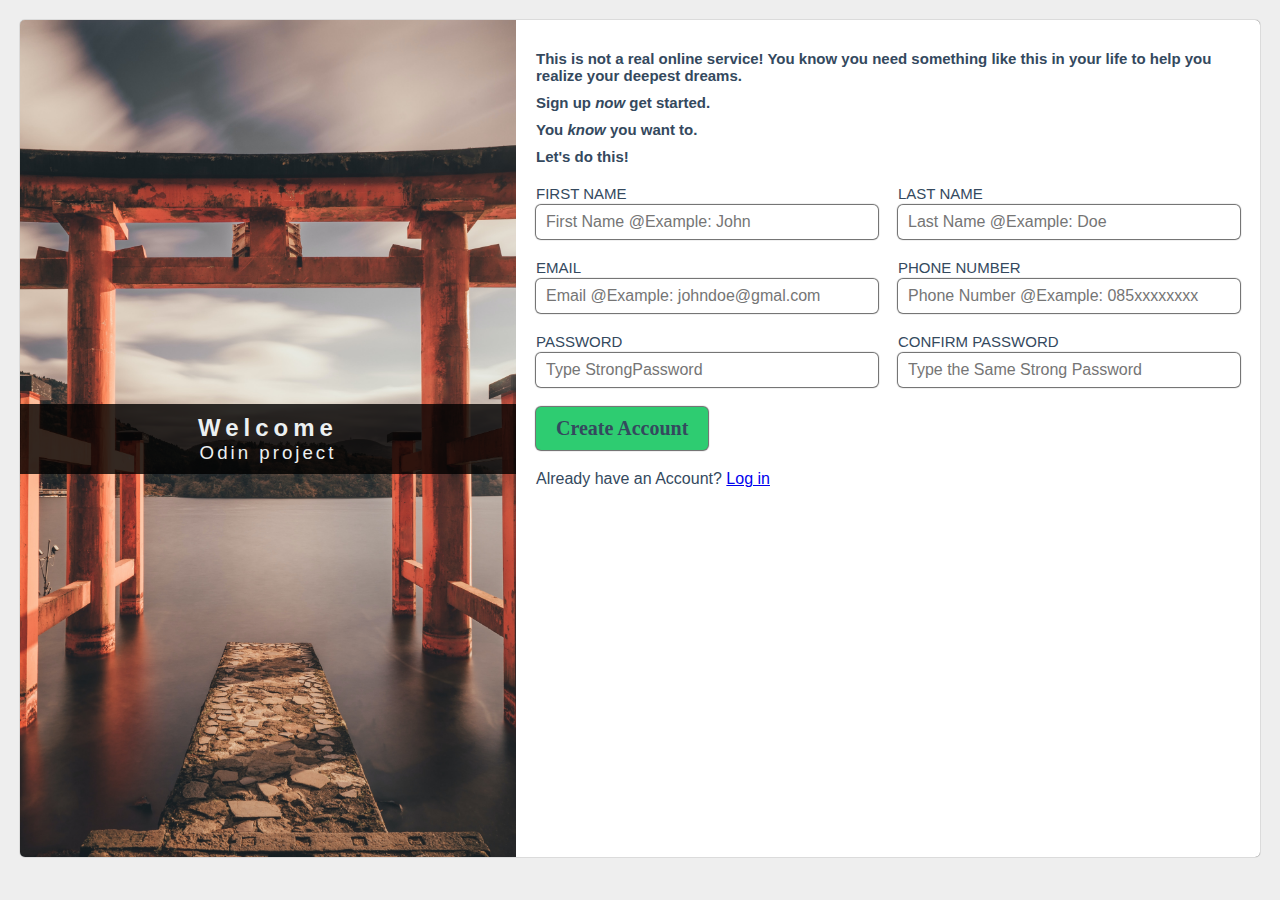
<file: html_css/index.html>
<!DOCTYPE html>
<html lang="en">
<head>
    <meta charset="UTF-8">
    <meta http-equiv="X-UA-Compatible" content="IE=edge">
    <meta name="viewport" content="width=device-width, initial-scale=1.0">
    <link rel="stylesheet" href="style.css">
    <title>Odin Project</title>
</head>
<body>
    <div class="container">
        
        <div class="left-side">
            <img src="./img/left-image.jpg" alt="Tianshu gate japan">
            <div class="text-float">
                <h2>Welcome</h2>
                <h3>Odin project</h3>
            </div>
        </div>

        <div class="right-side">
            <div class="some-text">
                <p>This is not a real online service! You know you need something like this in your life to help you realize your deepest dreams.</p>
                <p>Sign up <i>now</i> get started.</p>
                <p>You <i>know</i> you want to.</p>
                <p>Let's do this!</p>
            </div>

            <form action="#">
                <div class="name">
                    <div class="first-name">
                        <label for="first-name">First Name</label>
                        <input type="text" name="first-name" id="first-name" placeholder="First Name @Example: John">
                    </div>
                    <div class="last-name">
                        <label for="last-name">Last Name</label>
                        <input type="text" name="last-name" id="last-name" placeholder="Last Name @Example: Doe">
                    </div>
                </div>

                <div class="contact">
                    <div class="email">
                        <label for="email">Email</label>
                        <input type="email" name="email" id="email" placeholder="Email @Example: johndoe@gmal.com">
                    </div>
                    <div class="phone-number">
                        <label for="phone-number">Phone number</label>
                        <input type="text" name="phone-number" id="phone-number" placeholder="Phone Number @Example: 085xxxxxxxx">
                    </div>
                </div>

                <div class="pass">
                    <div class="password">
                        <label for="password">Password</label>
                        <input type="password" name="password" id="password" placeholder="Type StrongPassword">
                    </div>
                    <div class="confirm-password">
                        <label for="confirm-password">Confirm Password</label>
                        <input type="password" name="confirm-password" id="confirm-password" placeholder="Type the Same Strong Password">
                    </div>
                </div>

                <button class="btn">Create Account</button>
                <p>Already have an Account? <a href="#">Log in</a></p>
            </form>
        </div>
        
    </div>
</body>
</html>
</file>
<file: html_css/style.css>
*{
    margin: 0;
    padding: 0;
    box-sizing: border-box;
}
body {
    font-family: "Inter" ,sans-serif;
    background-color: #eee;
    color: #34495e;
    padding: 20px;
}

.container {
    /* take heigh oh 93% of view heigh */
    background-color: #fff;
    height: 93vh; 
    display: flex;
    /* background-color: red; */
    /* padding: 10px; */
    border-radius: 5px;
    /* give overflow hidden to make border-radius visible to image */
    overflow: hidden;
    box-shadow: 0 0 1px 0 rgba(0, 0, 0, 0.8);
    /* strech items to empty space */
    align-items: stretch;
}

.left-side {
    /* background-color: blue; */
    /* flex-grow: 1; */
    position: relative;
    flex-basis: 40%;
}

.left-side .text-float {
    text-align: center;
    color: #ecf0f1;
    position: absolute;
    top: 50%;
    left: 50%;
    transform: translate(-50%,-50%);
    background-color: rgba(0, 0, 0, 0.8);
    width: 100%;
    padding: 10px;
    /* left: 0; */
    /* z-index: 99; */
}

.left-side .text-float h2 {
    font-weight: 700;
    letter-spacing: 5px;
}
.left-side .text-float h3 {
    font-weight: 300;
    letter-spacing: 3px;

}

.left-side img {
    /* border-radius: 5px; */
    /* overflow: hidden; */
    object-fit: cover;
    width: 100%;
    height: 100%;
}

.right-side {
    /* background-color: green; */
    /* flex-grow: 2; */
    padding: 20px;
    flex-basis: 60%;

}

.right-side .some-text p{
    /* text-transform: capitalize; */
    margin-top: 10px;
    font-size: 15px;
    font-weight: 600;
}

.right-side form .name ,.right-side form .contact , .right-side form .pass{
    display: flex;
    align-items: stretch;
    column-gap: 20px;
    margin-top: 20px;
}

.right-side form label {
    text-transform: uppercase;
    margin-bottom: 3px;
    font-size: 15px;
}

.first-name , .last-name , .email , .phone-number , .password , .confirm-password{
    flex-grow: 1;
    display: flex;
    flex-flow: column;
}

.right-side form input {
    padding: 8px 10px;
    font-size: 16px;
    border-radius: 5px;
    /* background-color: transparent; */
    border: 0;
    box-shadow: 0 0 1px 1px rgba(0, 0, 0, 0.6);
}

.right-side form input:focus {
    outline: none;
}

.btn {
    background-color: #2ecc71;
    color: #34495e;
    font-size: 20px;
    font-weight: 700;
    font-family: "Roboto";
    padding: 10px 20px;
    border-radius: 5px;
    border: 0;
    box-shadow: 0 0 1px 1px rgba(0, 0, 0, 0.6);
    margin: 20px 0;
}
</file>
